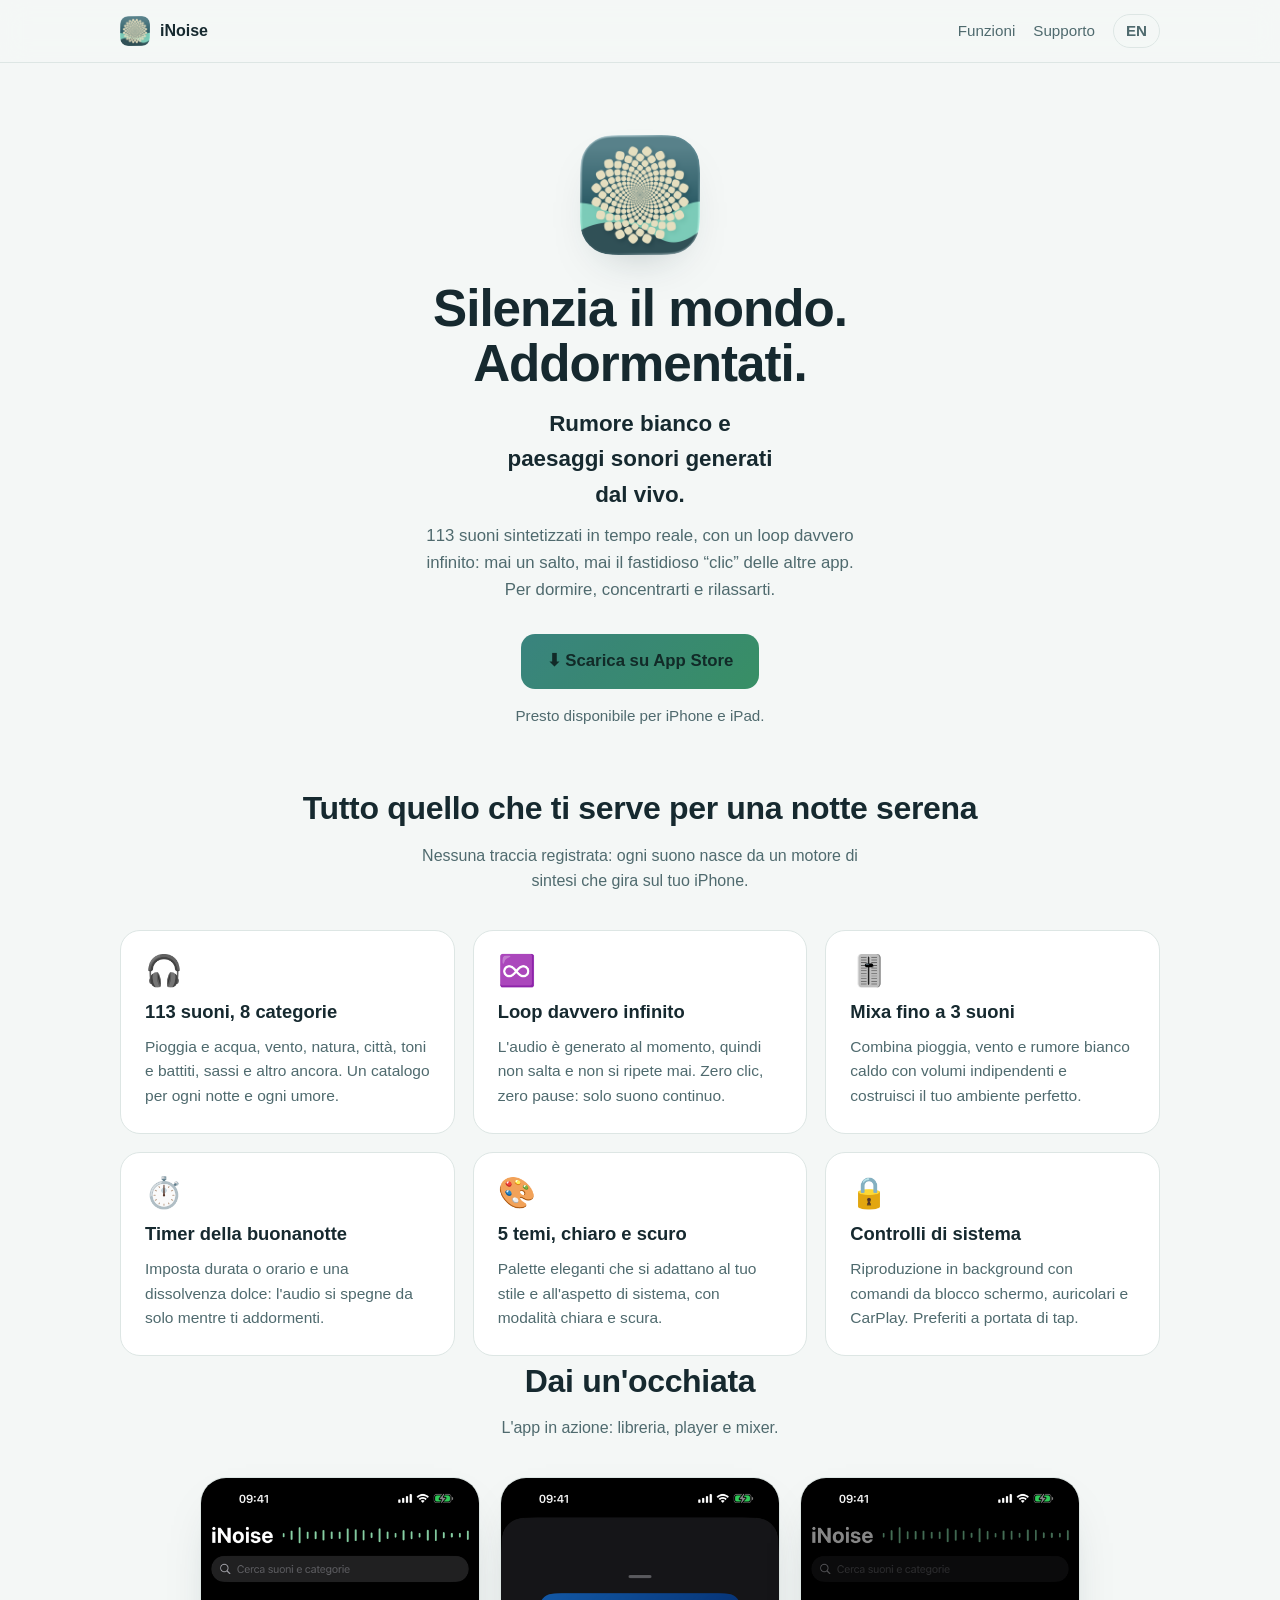
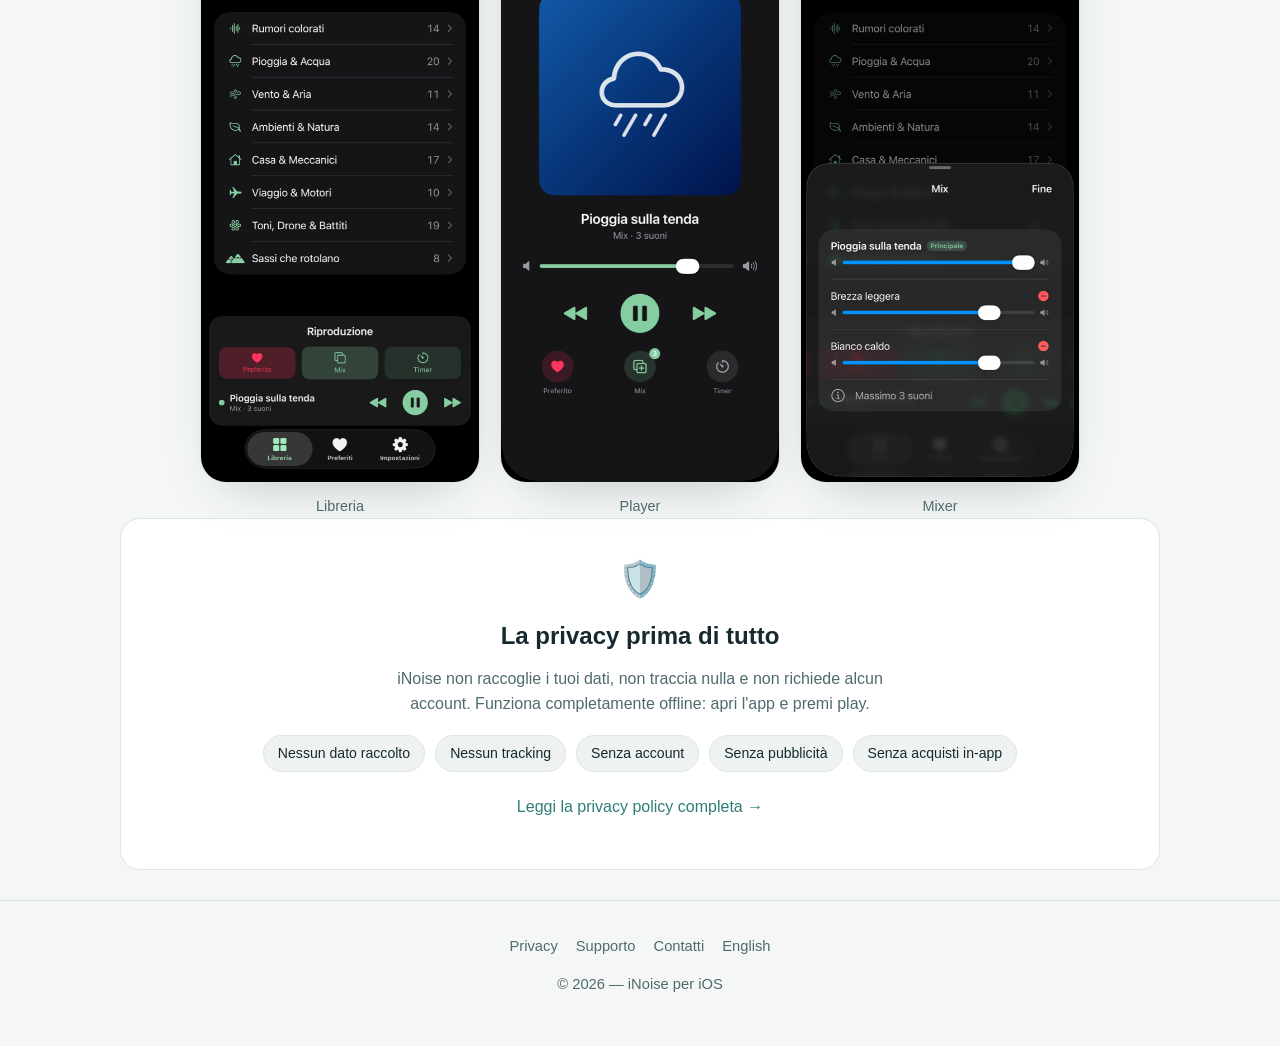
<file: index.html>
<!DOCTYPE html>
<html lang="it">
<head>
<meta charset="UTF-8">
<meta name="viewport" content="width=device-width, initial-scale=1">
<title>iNoise — Rumore bianco e suoni per dormire</title>
<meta name="description" content="iNoise trasforma il tuo iPhone in una macchina del suono: 113 rumori e paesaggi sonori generati in tempo reale per dormire, concentrarti e rilassarti. Gratis, senza pubblicità, senza account.">
<link rel="icon" type="image/png" href="assets/icon.png">
<link rel="apple-touch-icon" href="assets/icon.png">
<meta property="og:type" content="website">
<meta property="og:title" content="iNoise — Rumore bianco e suoni per dormire">
<meta property="og:description" content="113 suoni generati dal vivo, loop infinito senza clic. Mixa fino a 3 suoni, timer con dissolvenza, 5 temi. Gratis e senza pubblicità.">
<meta property="og:image" content="assets/icon-og.png">
<meta property="og:locale" content="it_IT">
<meta property="og:locale:alternate" content="en_US">
<link rel="stylesheet" href="assets/style.css">
</head>
<body>
<header class="site-header">
  <div class="wrap">
    <a class="brand" href="index.html"><img src="assets/icon.png" alt="Icona di iNoise"><span>iNoise</span></a>
    <nav class="nav">
      <a href="#funzioni">Funzioni</a>
      <a href="support.html">Supporto</a>
      <a class="lang-pill" href="en/index.html" hreflang="en">EN</a>
    </nav>
  </div>
</header>

<main>
  <section class="hero wrap">
    <img class="hero-icon" src="assets/icon.png" alt="Icona dell'app iNoise: onde sonore su sfondo verde-teal">
    <h1>Silenzia il mondo.<br>Addormentati.</h1>
    <p class="claim">Rumore bianco e paesaggi sonori generati dal vivo.</p>
    <p class="sub">113 suoni sintetizzati in tempo reale, con un loop davvero infinito: mai un salto, mai il fastidioso “clic” delle altre app. Per dormire, concentrarti e rilassarti.</p>
    <div class="badges">
      <a class="btn disabled" href="#" aria-label="Scarica su App Store (presto disponibile)">⬇︎ Scarica su App Store</a>
    </div>
    <p class="availability">Presto disponibile per iPhone e iPad.</p>
  </section>

  <section id="funzioni" class="wrap">
    <h2 class="section-title">Tutto quello che ti serve per una notte serena</h2>
    <p class="section-lead">Nessuna traccia registrata: ogni suono nasce da un motore di sintesi che gira sul tuo iPhone.</p>
    <div class="grid">
      <article class="card">
        <span class="emoji">🎧</span>
        <h3>113 suoni, 8 categorie</h3>
        <p>Pioggia e acqua, vento, natura, città, toni e battiti, sassi e altro ancora. Un catalogo per ogni notte e ogni umore.</p>
      </article>
      <article class="card">
        <span class="emoji">♾️</span>
        <h3>Loop davvero infinito</h3>
        <p>L'audio è generato al momento, quindi non salta e non si ripete mai. Zero clic, zero pause: solo suono continuo.</p>
      </article>
      <article class="card">
        <span class="emoji">🎚️</span>
        <h3>Mixa fino a 3 suoni</h3>
        <p>Combina pioggia, vento e rumore bianco caldo con volumi indipendenti e costruisci il tuo ambiente perfetto.</p>
      </article>
      <article class="card">
        <span class="emoji">⏱️</span>
        <h3>Timer della buonanotte</h3>
        <p>Imposta durata o orario e una dissolvenza dolce: l'audio si spegne da solo mentre ti addormenti.</p>
      </article>
      <article class="card">
        <span class="emoji">🎨</span>
        <h3>5 temi, chiaro e scuro</h3>
        <p>Palette eleganti che si adattano al tuo stile e all'aspetto di sistema, con modalità chiara e scura.</p>
      </article>
      <article class="card">
        <span class="emoji">🔒</span>
        <h3>Controlli di sistema</h3>
        <p>Riproduzione in background con comandi da blocco schermo, auricolari e CarPlay. Preferiti a portata di tap.</p>
      </article>
    </div>
  </section>

  <section class="wrap">
    <h2 class="section-title">Dai un'occhiata</h2>
    <p class="section-lead">L'app in azione: libreria, player e mixer.</p>
    <div class="shots">
      <figure><img src="assets/library-it.png" alt="Schermata Libreria di iNoise con le categorie di suoni" loading="lazy"><figcaption>Libreria</figcaption></figure>
      <figure><img src="assets/player-it.png" alt="Schermata del player di iNoise con il suono in riproduzione e i controlli" loading="lazy"><figcaption>Player</figcaption></figure>
      <figure><img src="assets/mixer-it.png" alt="Schermata del mixer di iNoise con tre suoni combinati" loading="lazy"><figcaption>Mixer</figcaption></figure>
    </div>
  </section>

  <section class="wrap">
    <div class="privacy-box">
      <span class="emoji">🛡️</span>
      <h2>La privacy prima di tutto</h2>
      <p>iNoise non raccoglie i tuoi dati, non traccia nulla e non richiede alcun account. Funziona completamente offline: apri l'app e premi play.</p>
      <div class="chips">
        <span class="chip">Nessun dato raccolto</span>
        <span class="chip">Nessun tracking</span>
        <span class="chip">Senza account</span>
        <span class="chip">Senza pubblicità</span>
        <span class="chip">Senza acquisti in-app</span>
      </div>
      <p style="margin-top:22px"><a href="privacy.html">Leggi la privacy policy completa →</a></p>
    </div>
  </section>
</main>

<footer class="site-footer">
  <div class="wrap">
    <div class="links">
      <a href="privacy.html">Privacy</a>
      <a href="support.html">Supporto</a>
      <a href="mailto:support@simplebuild.it">Contatti</a>
      <a href="en/index.html" hreflang="en">English</a>
    </div>
    <p class="copy">© 2026 — iNoise per iOS</p>
  </div>
</footer>
</body>
</html>
</file>
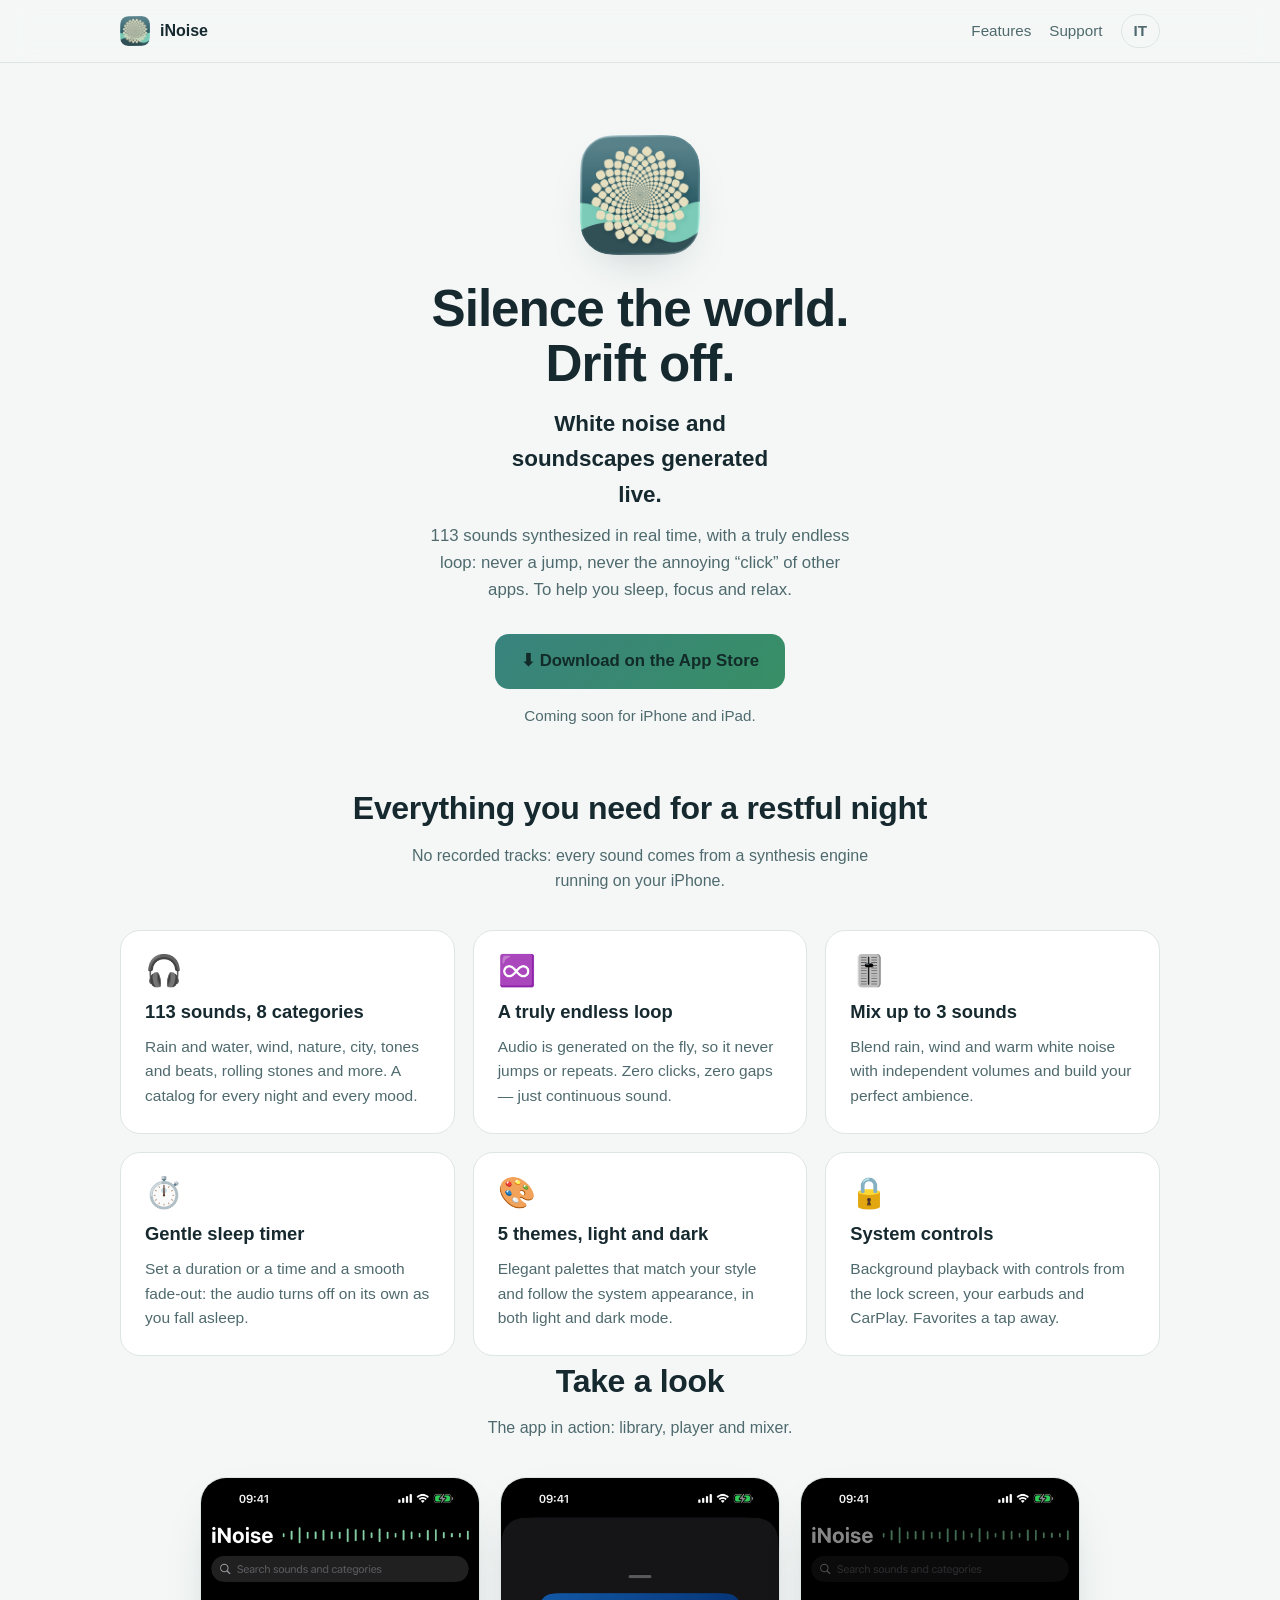
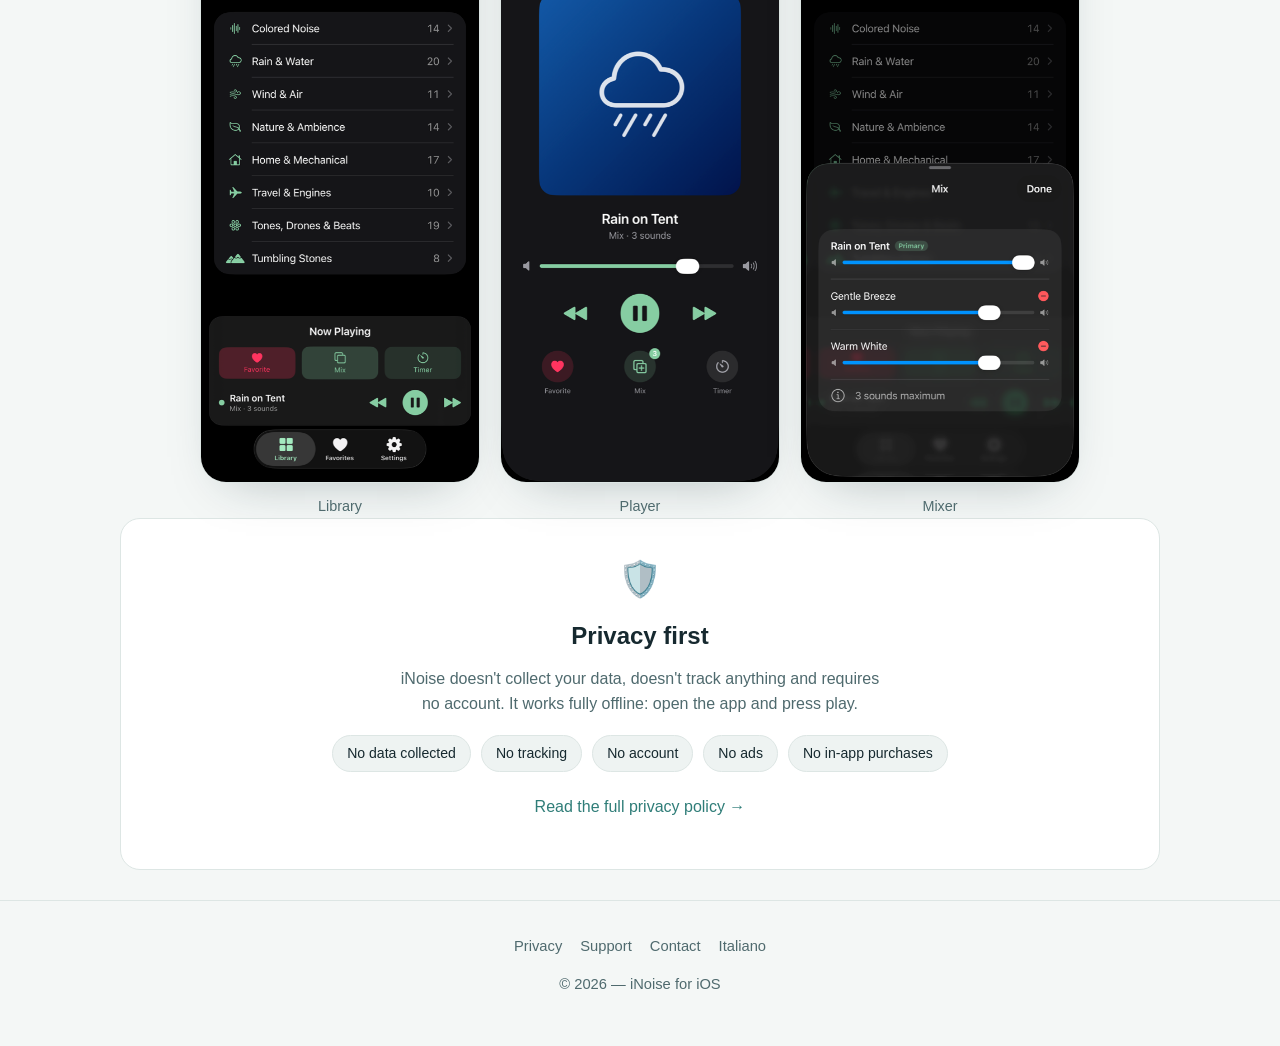
<file: en/index.html>
<!DOCTYPE html>
<html lang="en">
<head>
<meta charset="UTF-8">
<meta name="viewport" content="width=device-width, initial-scale=1">
<title>iNoise — White noise & sounds for sleep</title>
<meta name="description" content="iNoise turns your iPhone into a sound machine: 113 noises and soundscapes generated in real time to help you sleep, focus and relax. Free, no ads, no account.">
<link rel="icon" type="image/png" href="../assets/icon.png">
<link rel="apple-touch-icon" href="../assets/icon.png">
<meta property="og:type" content="website">
<meta property="og:title" content="iNoise — White noise & sounds for sleep">
<meta property="og:description" content="113 sounds generated live with a truly endless loop and zero clicks. Mix up to 3 sounds, sleep timer with fade-out, 5 themes. Free and ad-free.">
<meta property="og:image" content="../assets/icon-og.png">
<meta property="og:locale" content="en_US">
<meta property="og:locale:alternate" content="it_IT">
<link rel="stylesheet" href="../assets/style.css">
</head>
<body>
<header class="site-header">
  <div class="wrap">
    <a class="brand" href="index.html"><img src="../assets/icon.png" alt="iNoise icon"><span>iNoise</span></a>
    <nav class="nav">
      <a href="#features">Features</a>
      <a href="support.html">Support</a>
      <a class="lang-pill" href="../index.html" hreflang="it">IT</a>
    </nav>
  </div>
</header>

<main>
  <section class="hero wrap">
    <img class="hero-icon" src="../assets/icon.png" alt="iNoise app icon: sound waves on a teal-green background">
    <h1>Silence the world.<br>Drift off.</h1>
    <p class="claim">White noise and soundscapes generated live.</p>
    <p class="sub">113 sounds synthesized in real time, with a truly endless loop: never a jump, never the annoying “click” of other apps. To help you sleep, focus and relax.</p>
    <div class="badges">
      <a class="btn disabled" href="#" aria-label="Download on the App Store (coming soon)">⬇︎ Download on the App Store</a>
    </div>
    <p class="availability">Coming soon for iPhone and iPad.</p>
  </section>

  <section id="features" class="wrap">
    <h2 class="section-title">Everything you need for a restful night</h2>
    <p class="section-lead">No recorded tracks: every sound comes from a synthesis engine running on your iPhone.</p>
    <div class="grid">
      <article class="card">
        <span class="emoji">🎧</span>
        <h3>113 sounds, 8 categories</h3>
        <p>Rain and water, wind, nature, city, tones and beats, rolling stones and more. A catalog for every night and every mood.</p>
      </article>
      <article class="card">
        <span class="emoji">♾️</span>
        <h3>A truly endless loop</h3>
        <p>Audio is generated on the fly, so it never jumps or repeats. Zero clicks, zero gaps — just continuous sound.</p>
      </article>
      <article class="card">
        <span class="emoji">🎚️</span>
        <h3>Mix up to 3 sounds</h3>
        <p>Blend rain, wind and warm white noise with independent volumes and build your perfect ambience.</p>
      </article>
      <article class="card">
        <span class="emoji">⏱️</span>
        <h3>Gentle sleep timer</h3>
        <p>Set a duration or a time and a smooth fade-out: the audio turns off on its own as you fall asleep.</p>
      </article>
      <article class="card">
        <span class="emoji">🎨</span>
        <h3>5 themes, light and dark</h3>
        <p>Elegant palettes that match your style and follow the system appearance, in both light and dark mode.</p>
      </article>
      <article class="card">
        <span class="emoji">🔒</span>
        <h3>System controls</h3>
        <p>Background playback with controls from the lock screen, your earbuds and CarPlay. Favorites a tap away.</p>
      </article>
    </div>
  </section>

  <section class="wrap">
    <h2 class="section-title">Take a look</h2>
    <p class="section-lead">The app in action: library, player and mixer.</p>
    <div class="shots">
      <figure><img src="../assets/library-en.png" alt="iNoise Library screen showing the sound categories" loading="lazy"><figcaption>Library</figcaption></figure>
      <figure><img src="../assets/player-en.png" alt="iNoise player screen with a sound playing and transport controls" loading="lazy"><figcaption>Player</figcaption></figure>
      <figure><img src="../assets/mixer-en.png" alt="iNoise mixer screen combining three sounds" loading="lazy"><figcaption>Mixer</figcaption></figure>
    </div>
  </section>

  <section class="wrap">
    <div class="privacy-box">
      <span class="emoji">🛡️</span>
      <h2>Privacy first</h2>
      <p>iNoise doesn't collect your data, doesn't track anything and requires no account. It works fully offline: open the app and press play.</p>
      <div class="chips">
        <span class="chip">No data collected</span>
        <span class="chip">No tracking</span>
        <span class="chip">No account</span>
        <span class="chip">No ads</span>
        <span class="chip">No in-app purchases</span>
      </div>
      <p style="margin-top:22px"><a href="privacy.html">Read the full privacy policy →</a></p>
    </div>
  </section>
</main>

<footer class="site-footer">
  <div class="wrap">
    <div class="links">
      <a href="privacy.html">Privacy</a>
      <a href="support.html">Support</a>
      <a href="mailto:support@simplebuild.it">Contact</a>
      <a href="../index.html" hreflang="it">Italiano</a>
    </div>
    <p class="copy">© 2026 — iNoise for iOS</p>
  </div>
</footer>
</body>
</html>
</file>
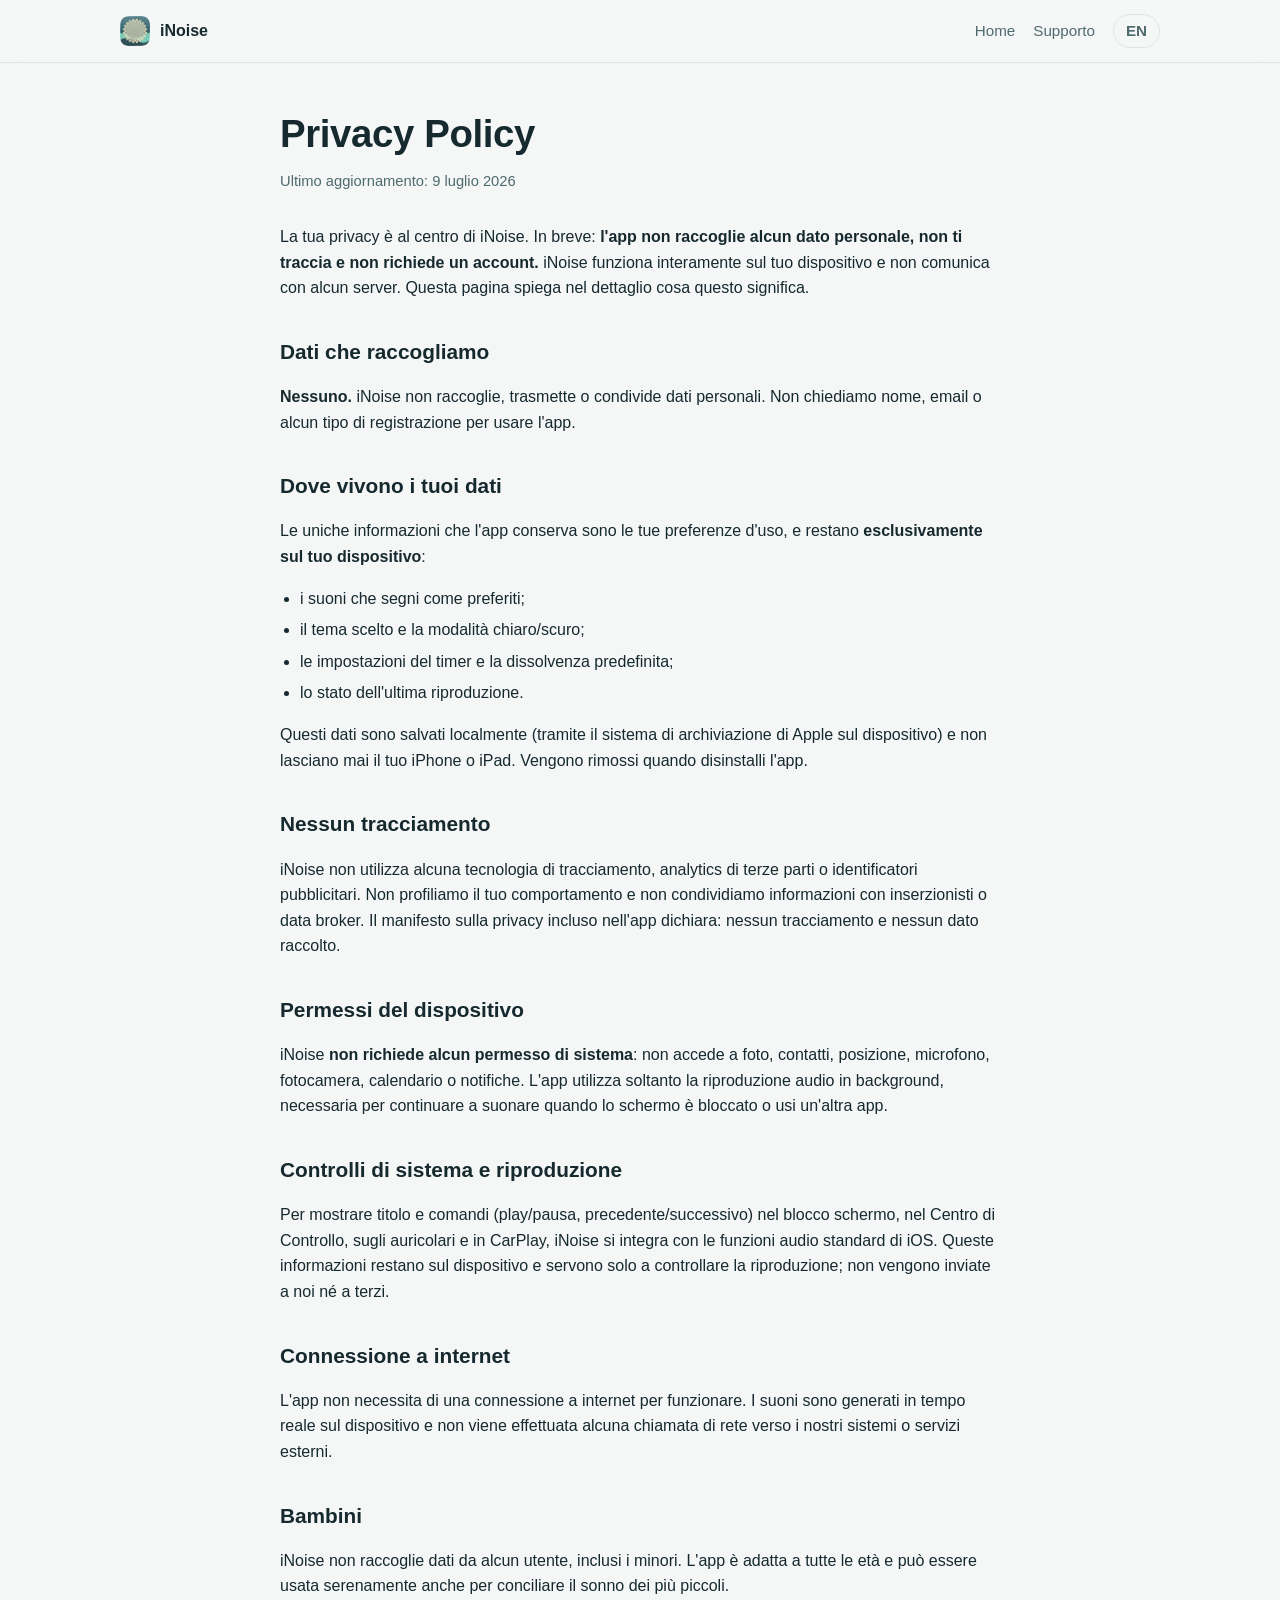
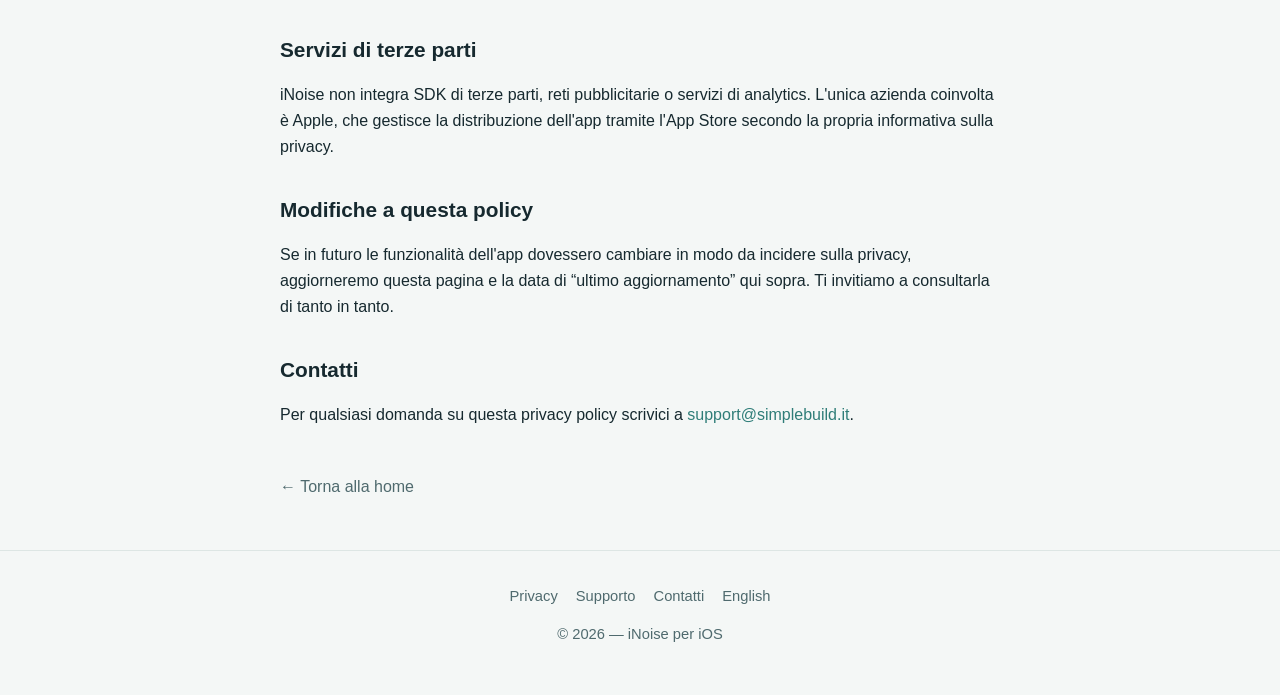
<file: privacy.html>
<!DOCTYPE html>
<html lang="it">
<head>
<meta charset="UTF-8">
<meta name="viewport" content="width=device-width, initial-scale=1">
<title>Privacy Policy — iNoise</title>
<meta name="description" content="Privacy policy di iNoise: l'app non raccoglie dati personali, non traccia gli utenti e funziona completamente offline. Tutte le preferenze restano sul tuo dispositivo.">
<link rel="icon" type="image/png" href="assets/icon.png">
<link rel="apple-touch-icon" href="assets/icon.png">
<meta property="og:type" content="website">
<meta property="og:title" content="Privacy Policy — iNoise">
<meta property="og:description" content="Nessun dato raccolto, nessun tracking, nessun account. iNoise funziona offline.">
<meta property="og:image" content="assets/icon-og.png">
<link rel="stylesheet" href="assets/style.css">
</head>
<body>
<header class="site-header">
  <div class="wrap">
    <a class="brand" href="index.html"><img src="assets/icon.png" alt="Icona di iNoise"><span>iNoise</span></a>
    <nav class="nav">
      <a href="index.html">Home</a>
      <a href="support.html">Supporto</a>
      <a class="lang-pill" href="en/privacy.html" hreflang="en">EN</a>
    </nav>
  </div>
</header>

<main class="article">
  <h1>Privacy Policy</h1>
  <p class="updated">Ultimo aggiornamento: 9 luglio 2026</p>

  <p>La tua privacy è al centro di iNoise. In breve: <strong>l'app non raccoglie alcun dato personale, non ti traccia e non richiede un account.</strong> iNoise funziona interamente sul tuo dispositivo e non comunica con alcun server. Questa pagina spiega nel dettaglio cosa questo significa.</p>

  <h2>Dati che raccogliamo</h2>
  <p><strong>Nessuno.</strong> iNoise non raccoglie, trasmette o condivide dati personali. Non chiediamo nome, email o alcun tipo di registrazione per usare l'app.</p>

  <h2>Dove vivono i tuoi dati</h2>
  <p>Le uniche informazioni che l'app conserva sono le tue preferenze d'uso, e restano <strong>esclusivamente sul tuo dispositivo</strong>:</p>
  <ul>
    <li>i suoni che segni come preferiti;</li>
    <li>il tema scelto e la modalità chiaro/scuro;</li>
    <li>le impostazioni del timer e la dissolvenza predefinita;</li>
    <li>lo stato dell'ultima riproduzione.</li>
  </ul>
  <p>Questi dati sono salvati localmente (tramite il sistema di archiviazione di Apple sul dispositivo) e non lasciano mai il tuo iPhone o iPad. Vengono rimossi quando disinstalli l'app.</p>

  <h2>Nessun tracciamento</h2>
  <p>iNoise non utilizza alcuna tecnologia di tracciamento, analytics di terze parti o identificatori pubblicitari. Non profiliamo il tuo comportamento e non condividiamo informazioni con inserzionisti o data broker. Il manifesto sulla privacy incluso nell'app dichiara: nessun tracciamento e nessun dato raccolto.</p>

  <h2>Permessi del dispositivo</h2>
  <p>iNoise <strong>non richiede alcun permesso di sistema</strong>: non accede a foto, contatti, posizione, microfono, fotocamera, calendario o notifiche. L'app utilizza soltanto la riproduzione audio in background, necessaria per continuare a suonare quando lo schermo è bloccato o usi un'altra app.</p>

  <h2>Controlli di sistema e riproduzione</h2>
  <p>Per mostrare titolo e comandi (play/pausa, precedente/successivo) nel blocco schermo, nel Centro di Controllo, sugli auricolari e in CarPlay, iNoise si integra con le funzioni audio standard di iOS. Queste informazioni restano sul dispositivo e servono solo a controllare la riproduzione; non vengono inviate a noi né a terzi.</p>

  <h2>Connessione a internet</h2>
  <p>L'app non necessita di una connessione a internet per funzionare. I suoni sono generati in tempo reale sul dispositivo e non viene effettuata alcuna chiamata di rete verso i nostri sistemi o servizi esterni.</p>

  <h2>Bambini</h2>
  <p>iNoise non raccoglie dati da alcun utente, inclusi i minori. L'app è adatta a tutte le età e può essere usata serenamente anche per conciliare il sonno dei più piccoli.</p>

  <h2>Servizi di terze parti</h2>
  <p>iNoise non integra SDK di terze parti, reti pubblicitarie o servizi di analytics. L'unica azienda coinvolta è Apple, che gestisce la distribuzione dell'app tramite l'App Store secondo la propria informativa sulla privacy.</p>

  <h2>Modifiche a questa policy</h2>
  <p>Se in futuro le funzionalità dell'app dovessero cambiare in modo da incidere sulla privacy, aggiorneremo questa pagina e la data di “ultimo aggiornamento” qui sopra. Ti invitiamo a consultarla di tanto in tanto.</p>

  <h2>Contatti</h2>
  <p>Per qualsiasi domanda su questa privacy policy scrivici a <a href="mailto:support@simplebuild.it">support@simplebuild.it</a>.</p>

  <a class="back-home" href="index.html">← Torna alla home</a>
</main>

<footer class="site-footer">
  <div class="wrap">
    <div class="links">
      <a href="privacy.html">Privacy</a>
      <a href="support.html">Supporto</a>
      <a href="mailto:support@simplebuild.it">Contatti</a>
      <a href="en/privacy.html" hreflang="en">English</a>
    </div>
    <p class="copy">© 2026 — iNoise per iOS</p>
  </div>
</footer>
</body>
</html>
</file>
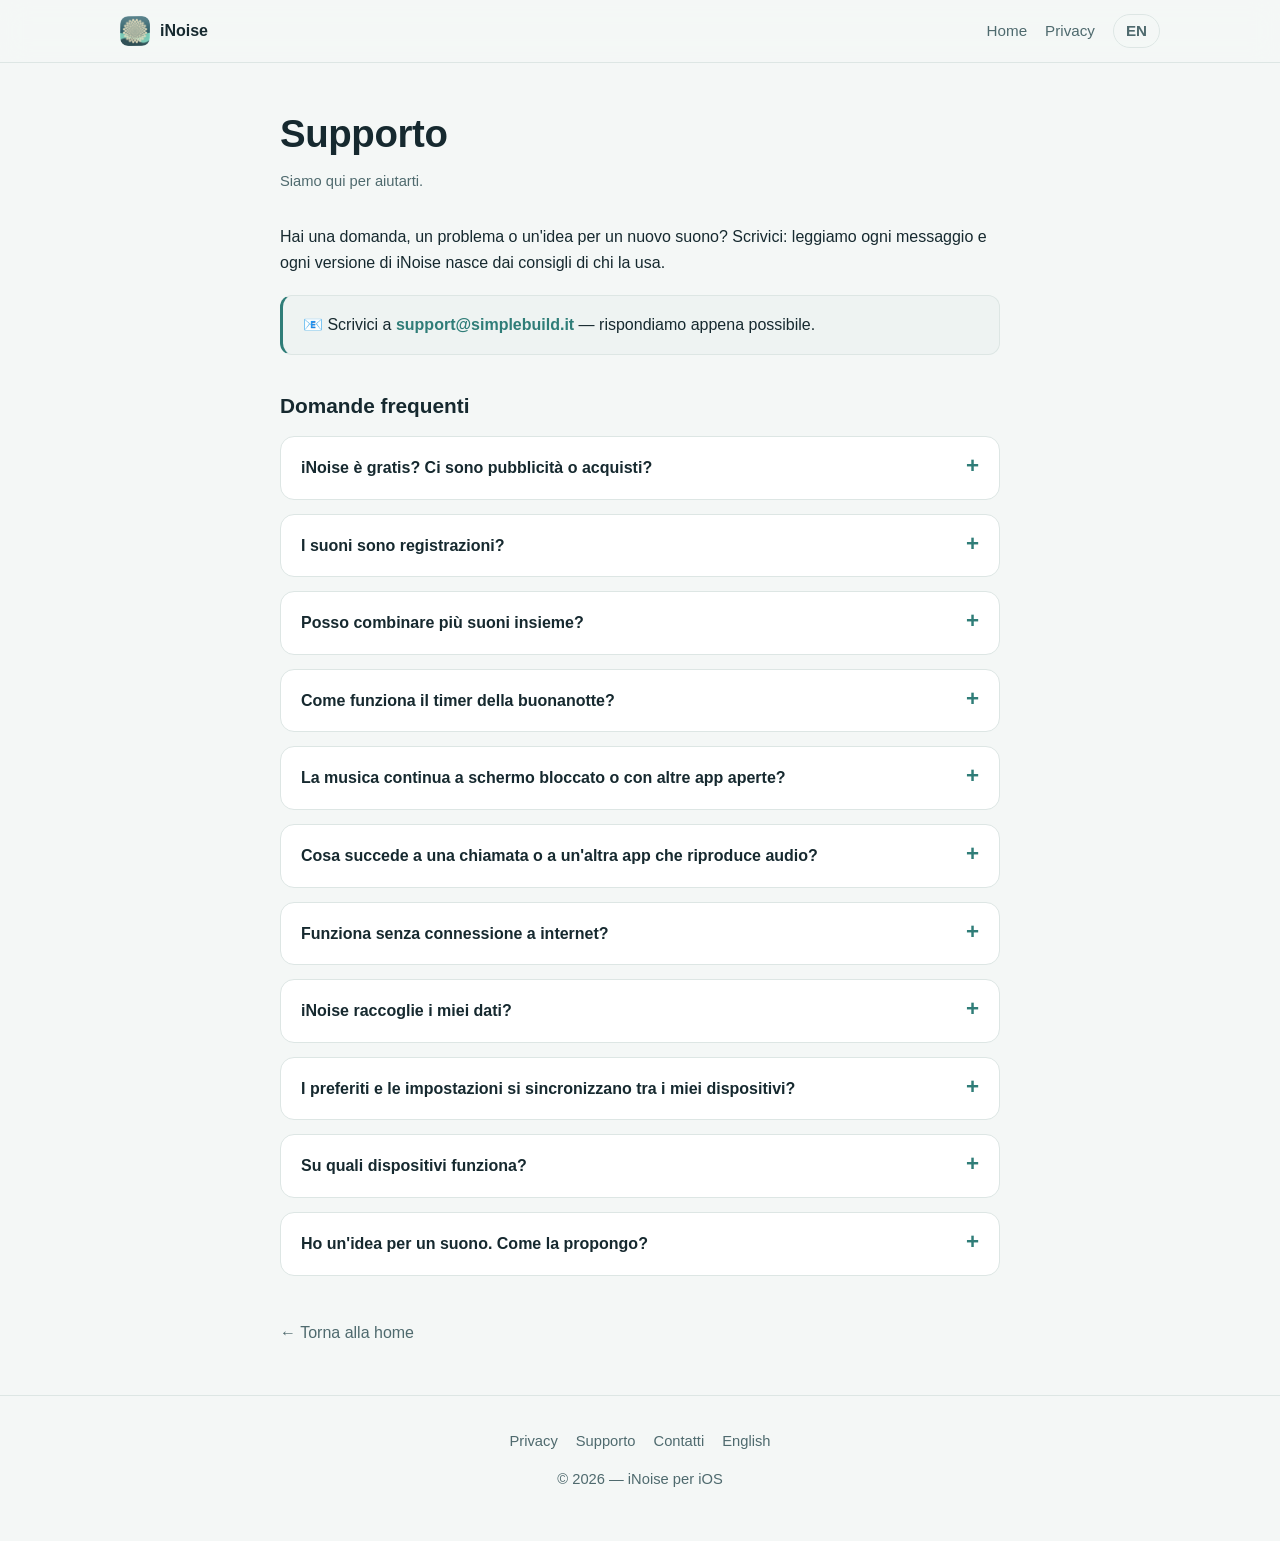
<file: support.html>
<!DOCTYPE html>
<html lang="it">
<head>
<meta charset="UTF-8">
<meta name="viewport" content="width=device-width, initial-scale=1">
<title>Supporto — iNoise</title>
<meta name="description" content="Supporto e domande frequenti su iNoise: come funzionano i suoni, il mixer, il timer, la privacy e la riproduzione in background. Scrivici a support@simplebuild.it.">
<link rel="icon" type="image/png" href="assets/icon.png">
<link rel="apple-touch-icon" href="assets/icon.png">
<meta property="og:type" content="website">
<meta property="og:title" content="Supporto — iNoise">
<meta property="og:description" content="Domande frequenti su iNoise e come contattarci.">
<meta property="og:image" content="assets/icon-og.png">
<link rel="stylesheet" href="assets/style.css">
</head>
<body>
<header class="site-header">
  <div class="wrap">
    <a class="brand" href="index.html"><img src="assets/icon.png" alt="Icona di iNoise"><span>iNoise</span></a>
    <nav class="nav">
      <a href="index.html">Home</a>
      <a href="privacy.html">Privacy</a>
      <a class="lang-pill" href="en/support.html" hreflang="en">EN</a>
    </nav>
  </div>
</header>

<main class="article">
  <h1>Supporto</h1>
  <p class="updated">Siamo qui per aiutarti.</p>

  <p>Hai una domanda, un problema o un'idea per un nuovo suono? Scrivici: leggiamo ogni messaggio e ogni versione di iNoise nasce dai consigli di chi la usa.</p>
  <div class="callout">
    📧 Scrivici a <a href="mailto:support@simplebuild.it">support@simplebuild.it</a> — rispondiamo appena possibile.
  </div>

  <h2>Domande frequenti</h2>

  <details class="faq">
    <summary>iNoise è gratis? Ci sono pubblicità o acquisti?</summary>
    <p>Sì, iNoise è completamente gratuita. Non ci sono pubblicità, non ci sono acquisti in-app e non serve creare un account. Tutte le funzioni sono disponibili da subito.</p>
  </details>

  <details class="faq">
    <summary>I suoni sono registrazioni?</summary>
    <p>No. Ogni suono è sintetizzato in tempo reale da un motore audio che gira sul tuo dispositivo. Per questo il loop è davvero infinito: l'audio viene generato al momento e non salta né si ripete, senza il “clic” tipico dei file registrati in loop.</p>
  </details>

  <details class="faq">
    <summary>Posso combinare più suoni insieme?</summary>
    <p>Sì. Con il mixer puoi riprodurre fino a 3 suoni contemporaneamente — per esempio pioggia, vento e rumore bianco caldo — regolando il volume di ciascuno in modo indipendente per creare il tuo ambiente ideale.</p>
  </details>

  <details class="faq">
    <summary>Come funziona il timer della buonanotte?</summary>
    <p>Puoi impostare una durata (con preset rapidi o passo-passo) oppure un orario di spegnimento. Alla scadenza l'audio si spegne da solo con una dissolvenza dolce e regolabile, così puoi addormentarti senza pensieri.</p>
  </details>

  <details class="faq">
    <summary>La musica continua a schermo bloccato o con altre app aperte?</summary>
    <p>Sì. iNoise riproduce in background: puoi bloccare lo schermo o usare altre app. Trovi i controlli (play/pausa, precedente/successivo) nel blocco schermo, nel Centro di Controllo, dagli auricolari e in CarPlay.</p>
  </details>

  <details class="faq">
    <summary>Cosa succede a una chiamata o a un'altra app che riproduce audio?</summary>
    <p>iNoise mette in pausa automaticamente durante un'interruzione (come una telefonata) e riprende quando è possibile. Se scolleghi gli auricolari, la riproduzione si ferma per evitare che il suono parta dall'altoparlante a sorpresa.</p>
  </details>

  <details class="faq">
    <summary>Funziona senza connessione a internet?</summary>
    <p>Sì, completamente. Non serve alcuna connessione: i suoni vengono generati sul dispositivo e l'app non comunica con alcun server.</p>
  </details>

  <details class="faq">
    <summary>iNoise raccoglie i miei dati?</summary>
    <p>No. iNoise non raccoglie dati personali, non ti traccia e non richiede permessi di sistema (foto, notifiche, posizione, microfono). Le tue preferenze — come i preferiti e il tema — restano sul tuo dispositivo. Leggi la <a href="privacy.html">privacy policy</a>.</p>
  </details>

  <details class="faq">
    <summary>I preferiti e le impostazioni si sincronizzano tra i miei dispositivi?</summary>
    <p>Al momento no: preferiti, tema e impostazioni sono salvati localmente sul dispositivo su cui usi l'app e non vengono trasferiti automaticamente su altri dispositivi.</p>
  </details>

  <details class="faq">
    <summary>Su quali dispositivi funziona?</summary>
    <p>iNoise è pensata per iPhone e iPad con iOS/iPadOS 26 o successivi.</p>
  </details>

  <details class="faq">
    <summary>Ho un'idea per un suono. Come la propongo?</summary>
    <p>Ci fa piacere! Scrivici a <a href="mailto:support@simplebuild.it">support@simplebuild.it</a> descrivendo il suono che vorresti: valutiamo le richieste per gli aggiornamenti futuri.</p>
  </details>

  <a class="back-home" href="index.html">← Torna alla home</a>
</main>

<footer class="site-footer">
  <div class="wrap">
    <div class="links">
      <a href="privacy.html">Privacy</a>
      <a href="support.html">Supporto</a>
      <a href="mailto:support@simplebuild.it">Contatti</a>
      <a href="en/support.html" hreflang="en">English</a>
    </div>
    <p class="copy">© 2026 — iNoise per iOS</p>
  </div>
</footer>
</body>
</html>
</file>
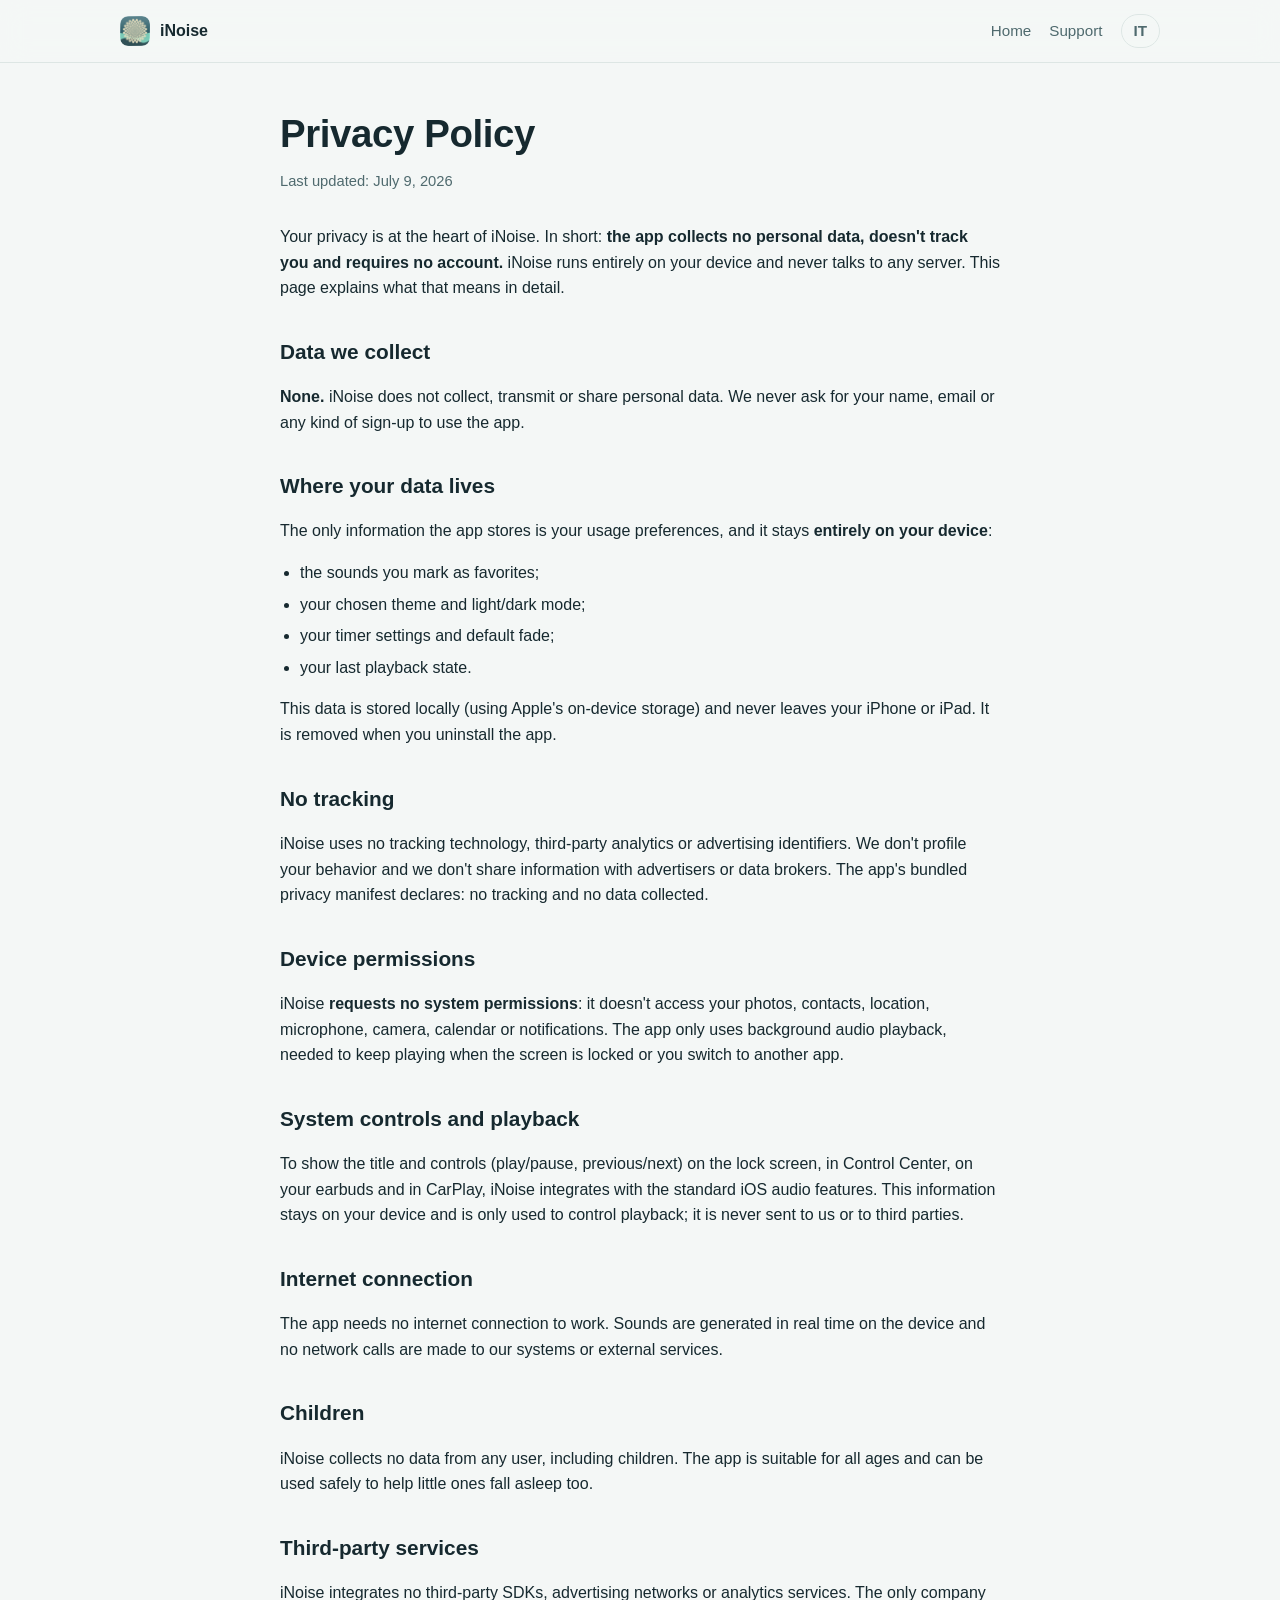
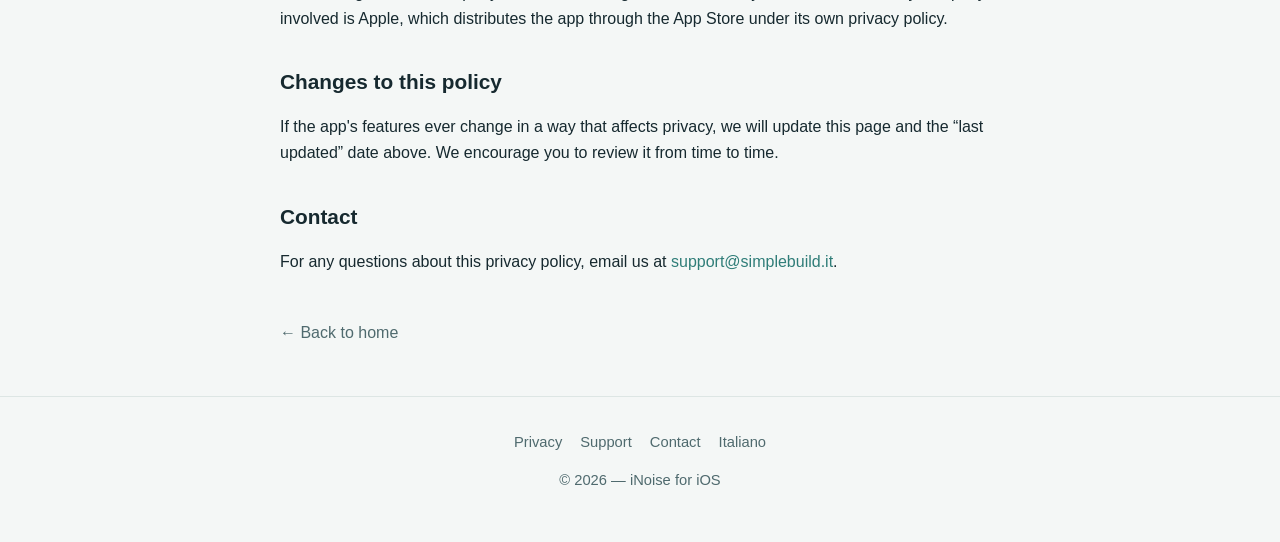
<file: en/privacy.html>
<!DOCTYPE html>
<html lang="en">
<head>
<meta charset="UTF-8">
<meta name="viewport" content="width=device-width, initial-scale=1">
<title>Privacy Policy — iNoise</title>
<meta name="description" content="iNoise privacy policy: the app collects no personal data, doesn't track users and works fully offline. All your preferences stay on your device.">
<link rel="icon" type="image/png" href="../assets/icon.png">
<link rel="apple-touch-icon" href="../assets/icon.png">
<meta property="og:type" content="website">
<meta property="og:title" content="Privacy Policy — iNoise">
<meta property="og:description" content="No data collected, no tracking, no account. iNoise works offline.">
<meta property="og:image" content="../assets/icon-og.png">
<link rel="stylesheet" href="../assets/style.css">
</head>
<body>
<header class="site-header">
  <div class="wrap">
    <a class="brand" href="index.html"><img src="../assets/icon.png" alt="iNoise icon"><span>iNoise</span></a>
    <nav class="nav">
      <a href="index.html">Home</a>
      <a href="support.html">Support</a>
      <a class="lang-pill" href="../privacy.html" hreflang="it">IT</a>
    </nav>
  </div>
</header>

<main class="article">
  <h1>Privacy Policy</h1>
  <p class="updated">Last updated: July 9, 2026</p>

  <p>Your privacy is at the heart of iNoise. In short: <strong>the app collects no personal data, doesn't track you and requires no account.</strong> iNoise runs entirely on your device and never talks to any server. This page explains what that means in detail.</p>

  <h2>Data we collect</h2>
  <p><strong>None.</strong> iNoise does not collect, transmit or share personal data. We never ask for your name, email or any kind of sign-up to use the app.</p>

  <h2>Where your data lives</h2>
  <p>The only information the app stores is your usage preferences, and it stays <strong>entirely on your device</strong>:</p>
  <ul>
    <li>the sounds you mark as favorites;</li>
    <li>your chosen theme and light/dark mode;</li>
    <li>your timer settings and default fade;</li>
    <li>your last playback state.</li>
  </ul>
  <p>This data is stored locally (using Apple's on-device storage) and never leaves your iPhone or iPad. It is removed when you uninstall the app.</p>

  <h2>No tracking</h2>
  <p>iNoise uses no tracking technology, third-party analytics or advertising identifiers. We don't profile your behavior and we don't share information with advertisers or data brokers. The app's bundled privacy manifest declares: no tracking and no data collected.</p>

  <h2>Device permissions</h2>
  <p>iNoise <strong>requests no system permissions</strong>: it doesn't access your photos, contacts, location, microphone, camera, calendar or notifications. The app only uses background audio playback, needed to keep playing when the screen is locked or you switch to another app.</p>

  <h2>System controls and playback</h2>
  <p>To show the title and controls (play/pause, previous/next) on the lock screen, in Control Center, on your earbuds and in CarPlay, iNoise integrates with the standard iOS audio features. This information stays on your device and is only used to control playback; it is never sent to us or to third parties.</p>

  <h2>Internet connection</h2>
  <p>The app needs no internet connection to work. Sounds are generated in real time on the device and no network calls are made to our systems or external services.</p>

  <h2>Children</h2>
  <p>iNoise collects no data from any user, including children. The app is suitable for all ages and can be used safely to help little ones fall asleep too.</p>

  <h2>Third-party services</h2>
  <p>iNoise integrates no third-party SDKs, advertising networks or analytics services. The only company involved is Apple, which distributes the app through the App Store under its own privacy policy.</p>

  <h2>Changes to this policy</h2>
  <p>If the app's features ever change in a way that affects privacy, we will update this page and the “last updated” date above. We encourage you to review it from time to time.</p>

  <h2>Contact</h2>
  <p>For any questions about this privacy policy, email us at <a href="mailto:support@simplebuild.it">support@simplebuild.it</a>.</p>

  <a class="back-home" href="index.html">← Back to home</a>
</main>

<footer class="site-footer">
  <div class="wrap">
    <div class="links">
      <a href="privacy.html">Privacy</a>
      <a href="support.html">Support</a>
      <a href="mailto:support@simplebuild.it">Contact</a>
      <a href="../privacy.html" hreflang="it">Italiano</a>
    </div>
    <p class="copy">© 2026 — iNoise for iOS</p>
  </div>
</footer>
</body>
</html>
</file>
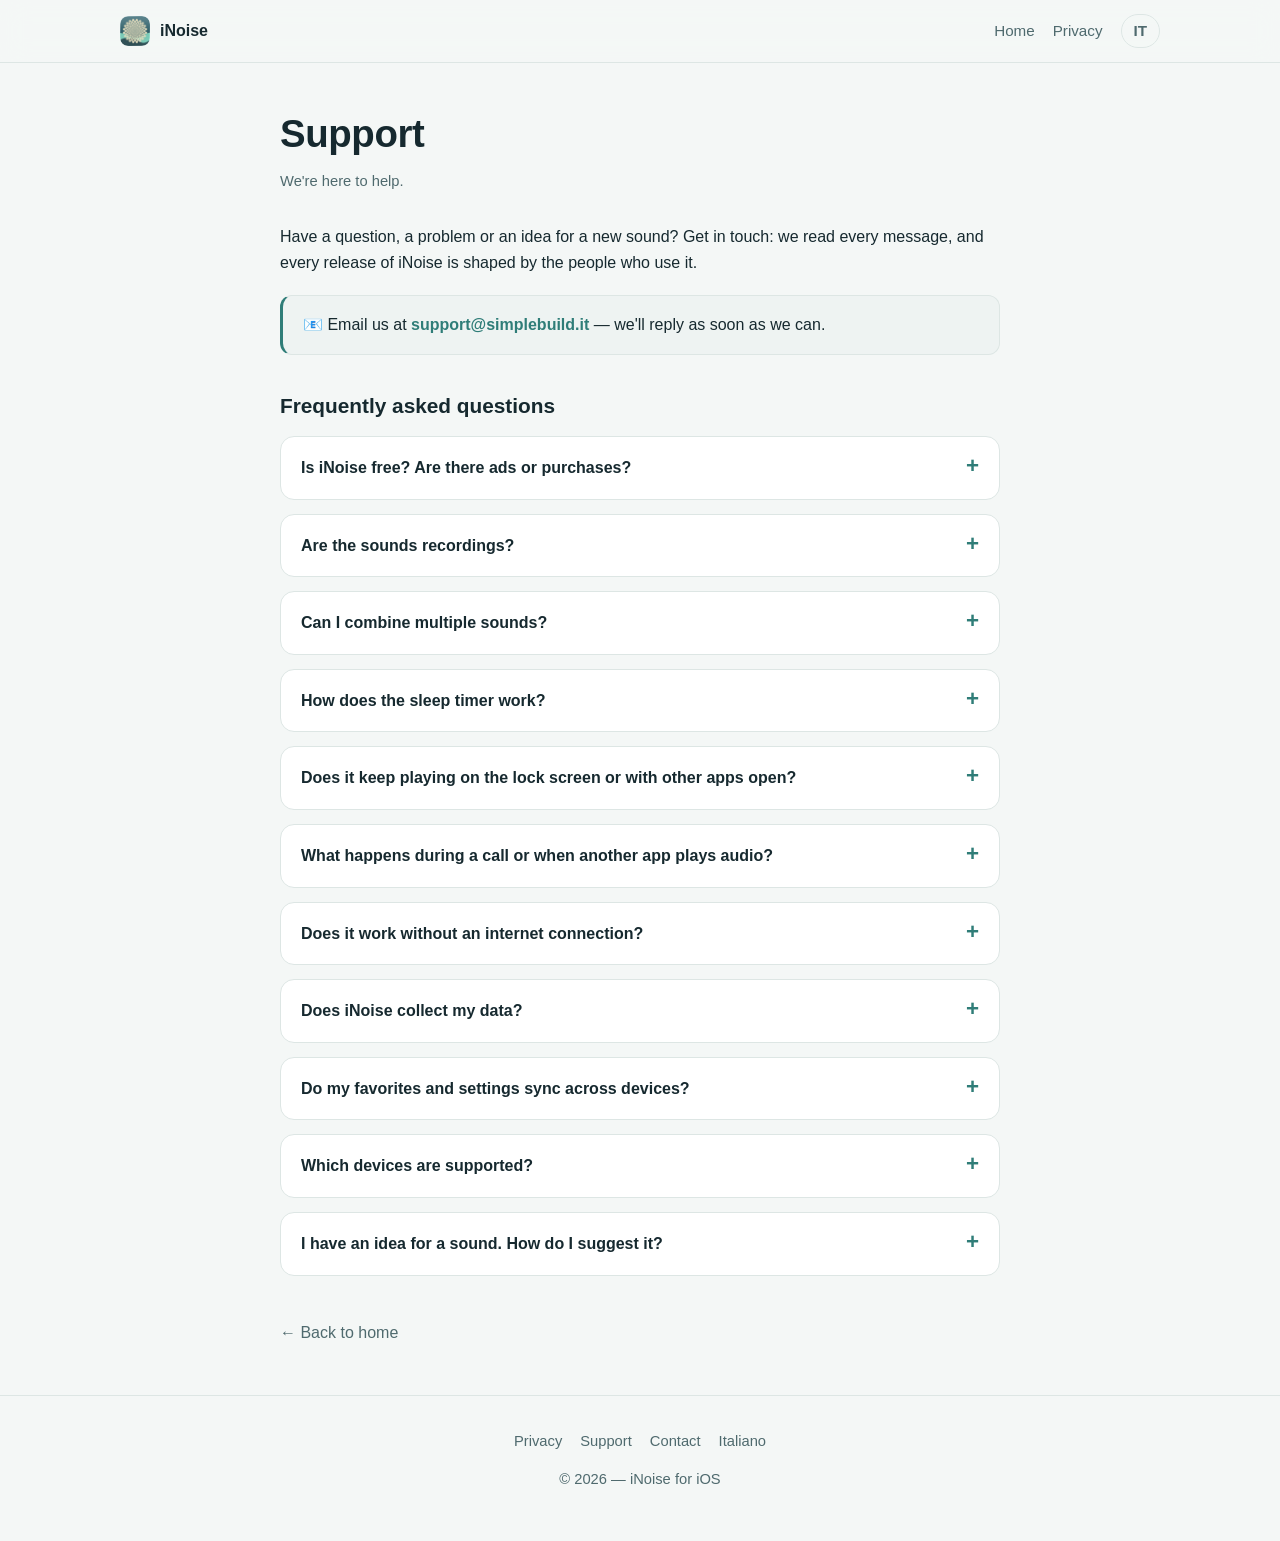
<file: en/support.html>
<!DOCTYPE html>
<html lang="en">
<head>
<meta charset="UTF-8">
<meta name="viewport" content="width=device-width, initial-scale=1">
<title>Support — iNoise</title>
<meta name="description" content="iNoise support and FAQ: how the sounds, mixer, timer, privacy and background playback work. Reach us at support@simplebuild.it.">
<link rel="icon" type="image/png" href="../assets/icon.png">
<link rel="apple-touch-icon" href="../assets/icon.png">
<meta property="og:type" content="website">
<meta property="og:title" content="Support — iNoise">
<meta property="og:description" content="Frequently asked questions about iNoise and how to reach us.">
<meta property="og:image" content="../assets/icon-og.png">
<link rel="stylesheet" href="../assets/style.css">
</head>
<body>
<header class="site-header">
  <div class="wrap">
    <a class="brand" href="index.html"><img src="../assets/icon.png" alt="iNoise icon"><span>iNoise</span></a>
    <nav class="nav">
      <a href="index.html">Home</a>
      <a href="privacy.html">Privacy</a>
      <a class="lang-pill" href="../support.html" hreflang="it">IT</a>
    </nav>
  </div>
</header>

<main class="article">
  <h1>Support</h1>
  <p class="updated">We're here to help.</p>

  <p>Have a question, a problem or an idea for a new sound? Get in touch: we read every message, and every release of iNoise is shaped by the people who use it.</p>
  <div class="callout">
    📧 Email us at <a href="mailto:support@simplebuild.it">support@simplebuild.it</a> — we'll reply as soon as we can.
  </div>

  <h2>Frequently asked questions</h2>

  <details class="faq">
    <summary>Is iNoise free? Are there ads or purchases?</summary>
    <p>Yes, iNoise is completely free. There are no ads, no in-app purchases and no account required. Every feature is available from the start.</p>
  </details>

  <details class="faq">
    <summary>Are the sounds recordings?</summary>
    <p>No. Every sound is synthesized in real time by an audio engine running on your device. That's why the loop is truly endless: the audio is generated on the fly and never jumps or repeats, without the “click” typical of looped recordings.</p>
  </details>

  <details class="faq">
    <summary>Can I combine multiple sounds?</summary>
    <p>Yes. With the mixer you can play up to 3 sounds at once — for example rain, wind and warm white noise — adjusting each volume independently to craft your ideal ambience.</p>
  </details>

  <details class="faq">
    <summary>How does the sleep timer work?</summary>
    <p>You can set a duration (with quick presets or a stepper) or a stop time. When it ends, the audio fades out on its own with a smooth, adjustable fade, so you can drift off without a worry.</p>
  </details>

  <details class="faq">
    <summary>Does it keep playing on the lock screen or with other apps open?</summary>
    <p>Yes. iNoise plays in the background: you can lock the screen or use other apps. You'll find the controls (play/pause, previous/next) on the lock screen, in Control Center, on your earbuds and in CarPlay.</p>
  </details>

  <details class="faq">
    <summary>What happens during a call or when another app plays audio?</summary>
    <p>iNoise pauses automatically during an interruption (like a phone call) and resumes when possible. If you unplug your earbuds, playback stops so the sound doesn't suddenly blast from the speaker.</p>
  </details>

  <details class="faq">
    <summary>Does it work without an internet connection?</summary>
    <p>Yes, entirely. No connection is needed: the sounds are generated on your device and the app never talks to any server.</p>
  </details>

  <details class="faq">
    <summary>Does iNoise collect my data?</summary>
    <p>No. iNoise doesn't collect personal data, doesn't track you and doesn't request system permissions (photos, notifications, location, microphone). Your preferences — like favorites and theme — stay on your device. Read the <a href="privacy.html">privacy policy</a>.</p>
  </details>

  <details class="faq">
    <summary>Do my favorites and settings sync across devices?</summary>
    <p>Not at the moment: favorites, theme and settings are stored locally on the device you use and aren't transferred automatically to other devices.</p>
  </details>

  <details class="faq">
    <summary>Which devices are supported?</summary>
    <p>iNoise is designed for iPhone and iPad running iOS/iPadOS 26 or later.</p>
  </details>

  <details class="faq">
    <summary>I have an idea for a sound. How do I suggest it?</summary>
    <p>We'd love that! Email us at <a href="mailto:support@simplebuild.it">support@simplebuild.it</a> describing the sound you'd like: we consider requests for future updates.</p>
  </details>

  <a class="back-home" href="index.html">← Back to home</a>
</main>

<footer class="site-footer">
  <div class="wrap">
    <div class="links">
      <a href="privacy.html">Privacy</a>
      <a href="support.html">Support</a>
      <a href="mailto:support@simplebuild.it">Contact</a>
      <a href="../support.html" hreflang="it">Italiano</a>
    </div>
    <p class="copy">© 2026 — iNoise for iOS</p>
  </div>
</footer>
</body>
</html>
</file>
<file: assets/style.css>
/* iNoise — sito vetrina. CSS unico, nessuna dipendenza esterna. */
:root {
  --bg: #0f1c20;
  --bg-soft: #16292f;
  --card: #1b3339;
  --card-2: #21404760;
  --line: #2c4d55;
  --text: #eef4f3;
  --muted: #a9c2c4;
  --accent: #6fb5b0;
  --accent-2: #85cca1;
  --cream: #e4dec3;
  --radius: 20px;
  --maxw: 1080px;
  --shadow: 0 20px 60px -25px rgba(0,0,0,.7);
  --font: -apple-system, BlinkMacSystemFont, "Segoe UI", Roboto, Helvetica, Arial, sans-serif;
}
@media (prefers-color-scheme: light) {
  :root {
    --bg: #f4f7f6;
    --bg-soft: #ffffff;
    --card: #ffffff;
    --card-2: #eef3f2;
    --line: #dde6e4;
    --text: #16292f;
    --muted: #4f6a6e;
    --accent: #2f7d78;
    --accent-2: #2e8a5e;
    --shadow: 0 20px 50px -28px rgba(20,50,55,.35);
  }
}
* { box-sizing: border-box; }
html { scroll-behavior: smooth; }
body {
  margin: 0;
  font-family: var(--font);
  background: var(--bg);
  color: var(--text);
  line-height: 1.6;
  -webkit-font-smoothing: antialiased;
  text-rendering: optimizeLegibility;
}
img { max-width: 100%; display: block; }
a { color: var(--accent); text-decoration: none; }
a:hover { text-decoration: underline; }
.wrap { max-width: var(--maxw); margin: 0 auto; padding: 0 20px; }

/* Header */
.site-header {
  position: sticky; top: 0; z-index: 20;
  background: color-mix(in srgb, var(--bg) 88%, transparent);
  backdrop-filter: saturate(160%) blur(14px);
  -webkit-backdrop-filter: saturate(160%) blur(14px);
  border-bottom: 1px solid var(--line);
}
.site-header .wrap { display: flex; align-items: center; justify-content: space-between; height: 62px; }
.brand { display: flex; align-items: center; gap: 10px; font-weight: 650; color: var(--text); }
.brand:hover { text-decoration: none; }
.brand img { width: 30px; height: 30px; border-radius: 8px; }
.nav { display: flex; align-items: center; gap: 18px; font-size: .95rem; }
.nav a { color: var(--muted); }
.nav a:hover { color: var(--text); text-decoration: none; }
.lang-pill {
  border: 1px solid var(--line); border-radius: 999px;
  padding: 4px 12px; color: var(--muted); font-weight: 600;
}
.lang-pill:hover { color: var(--text); border-color: var(--accent); text-decoration: none; }

/* Hero */
.hero { text-align: center; padding: 72px 0 40px; }
.hero-icon {
  width: 120px; height: 120px; border-radius: 27%;
  box-shadow: var(--shadow); margin: 0 auto 26px;
}
.hero h1 { font-size: clamp(2.1rem, 6vw, 3.2rem); line-height: 1.08; margin: 0 0 14px; letter-spacing: -.02em; }
.hero .claim { font-size: clamp(1.1rem, 3vw, 1.4rem); color: var(--text); margin: 0 auto 10px; max-width: 22ch; font-weight: 600; }
.hero .sub { color: var(--muted); max-width: 46ch; margin: 0 auto 30px; font-size: 1.05rem; }
.badges { display: flex; gap: 12px; justify-content: center; flex-wrap: wrap; align-items: center; }
.btn {
  display: inline-flex; align-items: center; gap: 10px;
  background: linear-gradient(135deg, var(--accent), var(--accent-2));
  color: #06201d; font-weight: 700;
  padding: 14px 26px; border-radius: 14px; font-size: 1.05rem;
}
.btn:hover { text-decoration: none; filter: brightness(1.06); transform: translateY(-1px); }
.btn.disabled { opacity: .95; }
.availability { color: var(--muted); font-size: .95rem; }

/* Sections */
section { padding: 46px 0; }
.section-title { text-align: center; font-size: clamp(1.5rem, 4vw, 2rem); margin: 0 0 8px; letter-spacing: -.01em; }
.section-lead { text-align: center; color: var(--muted); max-width: 52ch; margin: 0 auto 36px; }

/* Feature grid */
.grid { display: grid; grid-template-columns: repeat(auto-fit, minmax(260px, 1fr)); gap: 18px; }
.card {
  background: var(--card); border: 1px solid var(--line);
  border-radius: var(--radius); padding: 24px;
}
.card .emoji { font-size: 1.9rem; line-height: 1; display: block; margin-bottom: 12px; }
.card h3 { margin: 0 0 8px; font-size: 1.15rem; }
.card p { margin: 0; color: var(--muted); font-size: .97rem; }

/* Screens */
.shots { display: flex; gap: 20px; justify-content: center; flex-wrap: wrap; }
.shots figure { margin: 0; width: min(280px, 80vw); }
.shots img { border-radius: 26px; border: 1px solid var(--line); box-shadow: var(--shadow); }
.shots figcaption { text-align: center; color: var(--muted); font-size: .9rem; margin-top: 12px; }

/* Privacy strip */
.privacy-box {
  background: var(--card); border: 1px solid var(--line);
  border-radius: var(--radius); padding: 32px; text-align: center;
}
.privacy-box .emoji { font-size: 2.2rem; }
.privacy-box h2 { margin: 10px 0 10px; }
.privacy-box p { color: var(--muted); max-width: 56ch; margin: 0 auto 18px; }
.chips { display: flex; gap: 10px; justify-content: center; flex-wrap: wrap; margin-top: 8px; }
.chip { background: var(--card-2); border: 1px solid var(--line); border-radius: 999px; padding: 6px 14px; font-size: .88rem; color: var(--text); }

/* Article (privacy / support) */
.article { max-width: 760px; margin: 0 auto; padding: 40px 20px 20px; }
.article h1 { font-size: clamp(1.8rem, 5vw, 2.4rem); margin: 0 0 6px; letter-spacing: -.01em; }
.article .updated { color: var(--muted); font-size: .92rem; margin: 0 0 30px; }
.article h2 { margin: 34px 0 10px; font-size: 1.3rem; }
.article h3 { margin: 24px 0 6px; font-size: 1.08rem; }
.article p, .article li { color: var(--text); }
.article ul { padding-left: 20px; }
.article li { margin: 6px 0; }
.faq { border: 1px solid var(--line); border-radius: 14px; padding: 4px 20px; margin: 14px 0; background: var(--card); }
.faq summary { cursor: pointer; font-weight: 650; padding: 14px 0; list-style: none; display: flex; justify-content: space-between; gap: 12px; }
.faq summary::-webkit-details-marker { display: none; }
.faq summary::after { content: "+"; color: var(--accent); font-size: 1.4rem; line-height: 1; }
.faq[open] summary::after { content: "\2013"; }
.faq p { margin: 0 0 16px; color: var(--muted); }
.callout { background: var(--card-2); border: 1px solid var(--line); border-left: 3px solid var(--accent); border-radius: 12px; padding: 16px 20px; margin: 20px 0; }
.callout a { font-weight: 600; }

/* Footer */
.site-footer { border-top: 1px solid var(--line); padding: 34px 0; margin-top: 30px; color: var(--muted); font-size: .92rem; }
.site-footer .links { display: flex; gap: 8px 18px; flex-wrap: wrap; justify-content: center; margin-bottom: 14px; }
.site-footer .links a { color: var(--muted); }
.site-footer .links a:hover { color: var(--text); }
.site-footer .copy { text-align: center; }
.back-home { display: inline-block; margin: 30px 0 0; color: var(--muted); }
</file>
